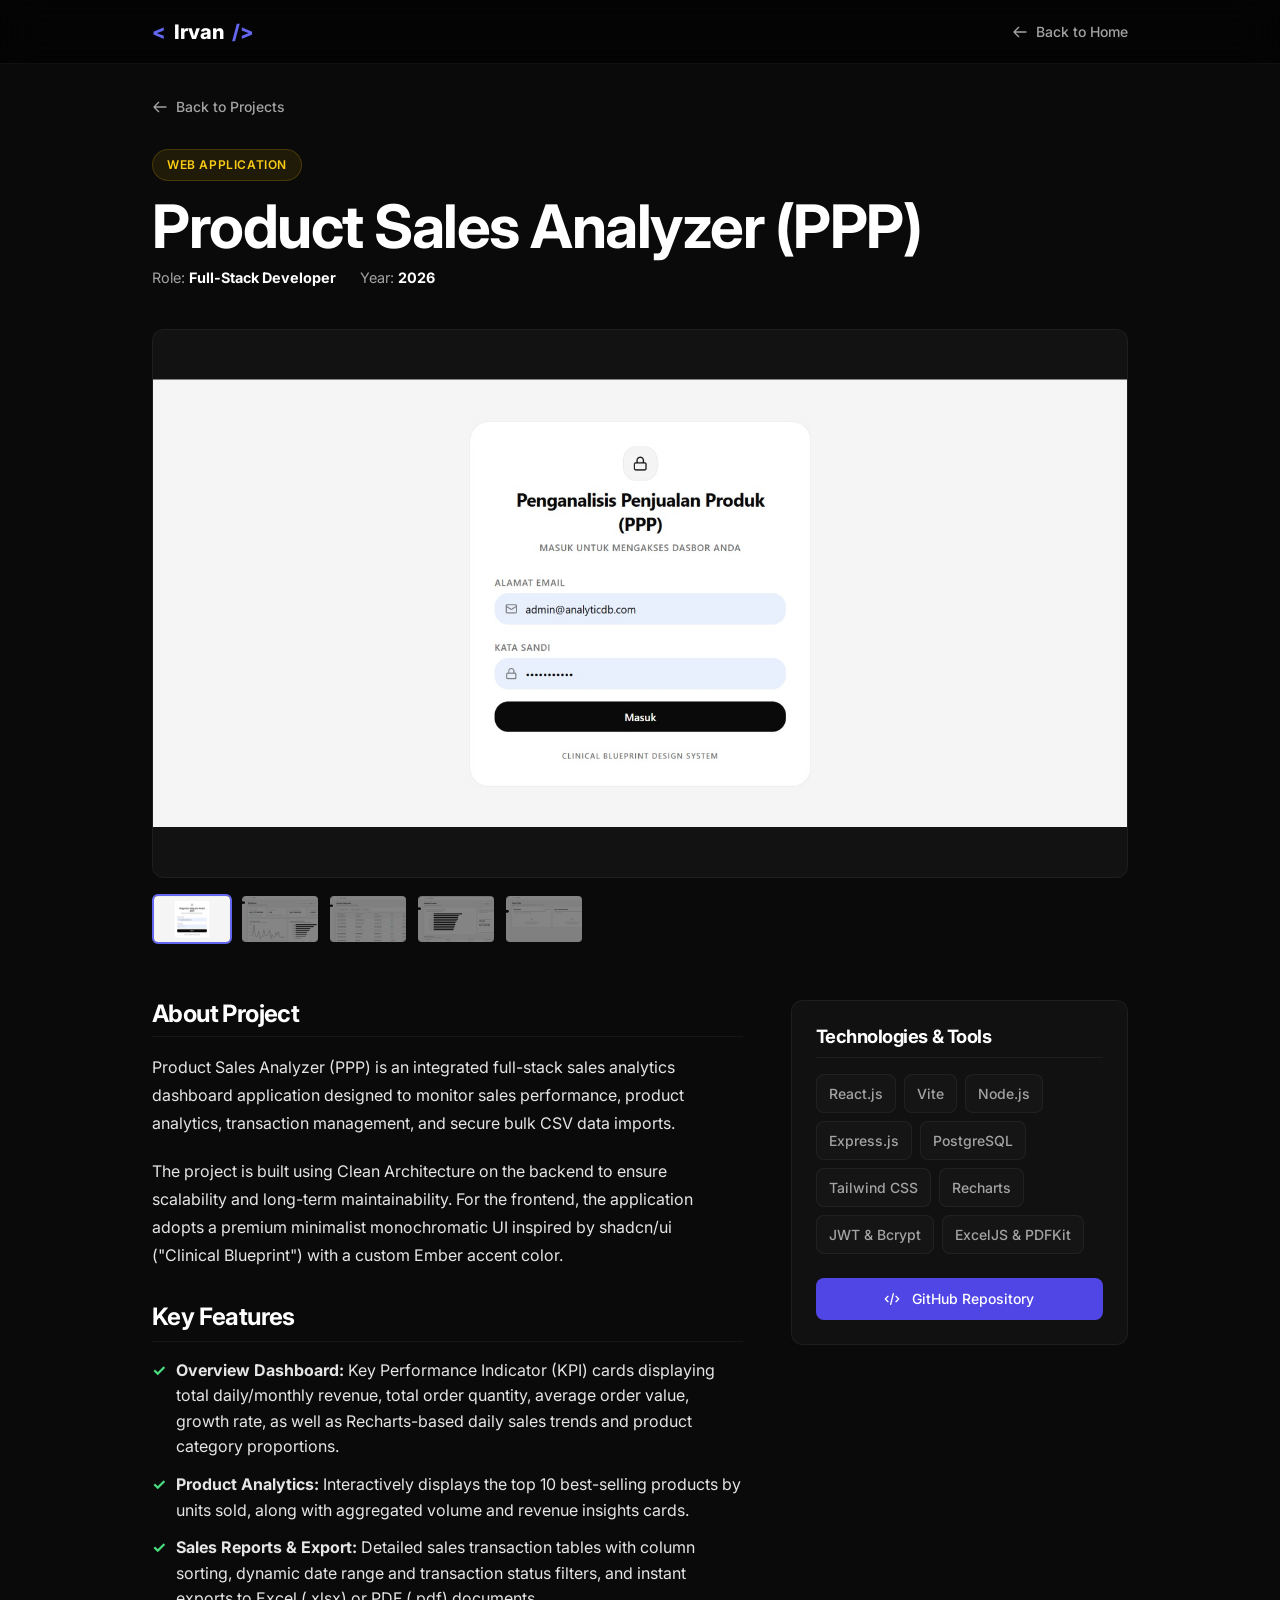
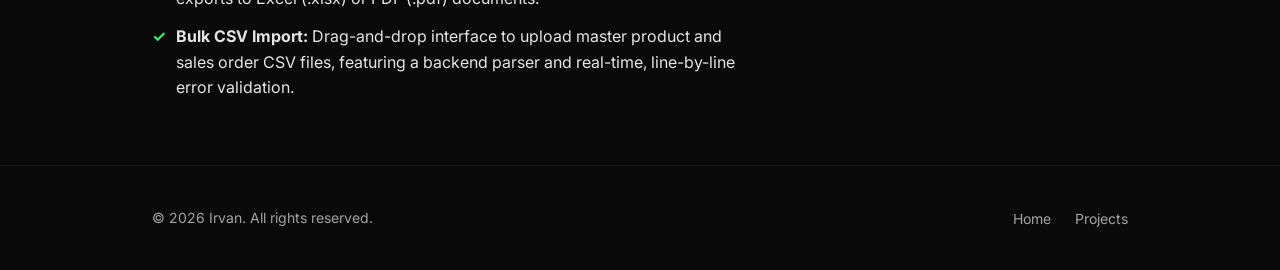
<file: project-analytic-db.html>
<!DOCTYPE html>
<html lang="en">

<head>
  <meta charset="UTF-8">
  <meta name="viewport" content="width=device-width, initial-scale=1.0">
  <meta name="description" content="Project details of Product Sales Analyzer (PPP) by Muhamad Irvan Alfiyansah.">
  <title>Product Sales Analyzer (PPP) | Irvan Portfolio</title>
  <link rel="stylesheet" href="style.css">
</head>

<body>

  <!-- Scroll Progress Indicator -->
  <div class="scroll-progress-container" aria-hidden="true">
    <div class="scroll-progress-bar" id="scroll-progress"></div>
  </div>

  <header>
    <nav class="nav-container">
      <a href="index.html#projects" class="logo" aria-label="Irvan Portfolio Home">
        <span>&lt;</span>Irvan<span>/&gt;</span>
      </a>
      <a href="index.html#projects" class="btn-back" style="margin-bottom: 0;">
        <svg viewBox="0 0 24 24" fill="none" stroke="currentColor" width="16" height="16" style="transform: rotate(180deg);">
          <path stroke-linecap="round" stroke-linejoin="round" stroke-width="2" d="M14 5l7 7m0 0l-7 7m7-7H3" />
        </svg>
        Back to Home
      </a>
    </nav>
  </header>

  <main class="container max-w-5xl detail-container">
    <a href="index.html#projects" class="btn-back">
      <svg viewBox="0 0 24 24" fill="none" stroke="currentColor" width="16" height="16" style="transform: rotate(180deg);">
        <path stroke-linecap="round" stroke-linejoin="round" stroke-width="2" d="M14 5l7 7m0 0l-7 7m7-7H3" />
      </svg>
      Back to Projects
    </a>

    <div class="project-detail-header">
      <span class="status-badge" style="background-color: rgba(234, 179, 8, 0.1); border-color: rgba(234, 179, 8, 0.2); color: #facc15;">
        Web Application
      </span>
      <h1 class="hero-title" style="margin-top: 0.75rem;">Product Sales Analyzer (PPP)</h1>
      <div class="project-detail-meta">
        <span>Role: <strong>Full-Stack Developer</strong></span>
        <span>Year: <strong>2026</strong></span>
      </div>
    </div>

    <!-- Interactive Image Gallery -->
    <div class="gallery-container">
      <div class="main-image-viewport" id="main-viewport">
        <img src="asset/Analisis1.jpeg" alt="Product Sales Analyzer (PPP) Overview Dashboard" class="active" id="main-img">
      </div>
      <div class="gallery-thumbnails" id="gallery-thumbs">
        <button class="thumb-btn active" data-src="asset/Analisis1.jpeg" aria-label="View Image 1">
          <img src="asset/Analisis1.jpeg" alt="Overview Dashboard">
        </button>
        <button class="thumb-btn" data-src="asset/Analisis2.jpeg" aria-label="View Image 2">
          <img src="asset/Analisis2.jpeg" alt="Analysis Analytics Charts">
        </button>
        <button class="thumb-btn" data-src="asset/Analisis3.jpeg" aria-label="View Image 3">
          <img src="asset/Analisis3.jpeg" alt="Sales Orders Management">
        </button>
        <button class="thumb-btn" data-src="asset/Analisis4.jpeg" aria-label="View Image 4">
          <img src="asset/Analisis4.jpeg" alt="Mass CSV Import Terminal">
        </button>
        <button class="thumb-btn" data-src="asset/Analisis5.jpeg" aria-label="View Image 5">
          <img src="asset/Analisis5.jpeg" alt="Product Performance Analytics">
        </button>
      </div>
    </div>

    <div class="project-detail-grid">
      <div class="detail-main-content">
        <h2 class="detail-section-title">About Project</h2>
        <p class="body-text">
          Product Sales Analyzer (PPP) is an integrated full-stack sales analytics dashboard application designed to monitor sales performance, product analytics, transaction management, and secure bulk CSV data imports.
        </p>
        <p class="body-text">
          The project is built using Clean Architecture on the backend to ensure scalability and long-term maintainability. For the frontend, the application adopts a premium minimalist monochromatic UI inspired by shadcn/ui ("Clinical Blueprint") with a custom Ember accent color.
        </p>

        <h3 class="detail-section-title" style="margin-top: 2rem;">Key Features</h3>
        <ul class="detail-features-list">
          <li>
            <strong>Overview Dashboard:</strong> Key Performance Indicator (KPI) cards displaying total daily/monthly revenue, total order quantity, average order value, growth rate, as well as Recharts-based daily sales trends and product category proportions.
          </li>
          <li>
            <strong>Product Analytics:</strong> Interactively displays the top 10 best-selling products by units sold, along with aggregated volume and revenue insights cards.
          </li>
          <li>
            <strong>Sales Reports & Export:</strong> Detailed sales transaction tables with column sorting, dynamic date range and transaction status filters, and instant exports to Excel (.xlsx) or PDF (.pdf) documents.
          </li>
          <li>
            <strong>Bulk CSV Import:</strong> Drag-and-drop interface to upload master product and sales order CSV files, featuring a backend parser and real-time, line-by-line error validation.
          </li>
        </ul>
      </div>

      <div class="sidebar-card">
        <div class="card spec-card">
          <h3 style="font-size: 1.15rem; margin-bottom: 1rem; border-bottom: 1px solid var(--border-subtle); padding-bottom: 0.5rem;">
            Technologies & Tools
          </h3>
          <div class="skill-list" style="margin-bottom: 1.5rem;">
            <span class="skill-tag">React.js</span>
            <span class="skill-tag">Vite</span>
            <span class="skill-tag">Node.js</span>
            <span class="skill-tag">Express.js</span>
            <span class="skill-tag">PostgreSQL</span>
            <span class="skill-tag">Tailwind CSS</span>
            <span class="skill-tag">Recharts</span>
            <span class="skill-tag">JWT & Bcrypt</span>
            <span class="skill-tag">ExcelJS & PDFKit</span>
          </div>

          <div style="display: flex; flex-direction: column; gap: 0.75rem;">
            <a href="https://github.com/irvansalfiansyah/Penganalisis-Penjualan-Produk-PPP-" target="_blank" rel="noopener noreferrer" class="btn btn-primary" style="width: 100%; border-radius: 8px; padding: 0.6rem 1rem;">
              <svg viewBox="0 0 24 24" fill="none" stroke="currentColor" width="16" height="16">
                <path stroke-linecap="round" stroke-linejoin="round" stroke-width="2" d="M10 20l4-16m4 4l4 4-4 4M6 16l-4-4 4-4" />
              </svg>
              GitHub Repository
            </a>
          </div>
        </div>
      </div>
    </div>
  </main>

  <footer>
    <div class="footer-container">
      <div class="footer-text">&copy; 2026 Irvan. All rights reserved.</div>
      <ul class="footer-links">
        <li><a href="index.html#hero">Home</a></li>
        <li><a href="index.html#projects">Projects</a></li>
      </ul>
    </div>
  </footer>

  <script>
    document.addEventListener('DOMContentLoaded', () => {
      /* --- Gallery Interactivity --- */
      const mainImg = document.getElementById('main-img');
      const thumbButtons = document.querySelectorAll('.thumb-btn');

      thumbButtons.forEach(btn => {
        btn.addEventListener('click', () => {
          // Remove active class from all buttons and set on clicked
          thumbButtons.forEach(b => b.classList.remove('active'));
          btn.classList.add('active');

          // Change main image with smooth transition
          const src = btn.getAttribute('data-src');
          mainImg.style.opacity = '0';
          setTimeout(() => {
            mainImg.setAttribute('src', src);
            mainImg.style.opacity = '1';
          }, 200);
        });
      });

      /* --- Scroll Progress Bar --- */
      const scrollProgress = document.getElementById('scroll-progress');
      const updateScrollProgress = () => {
        const winScroll = document.body.scrollTop || document.documentElement.scrollTop;
        const height = document.documentElement.scrollHeight - document.documentElement.clientHeight;
        const scrolled = height > 0 ? (winScroll / height) * 100 : 0;
        scrollProgress.style.width = `${scrolled}%`;
      };
      window.addEventListener('scroll', updateScrollProgress);
      updateScrollProgress();
    });
  </script>

</body>

</html>
</file>
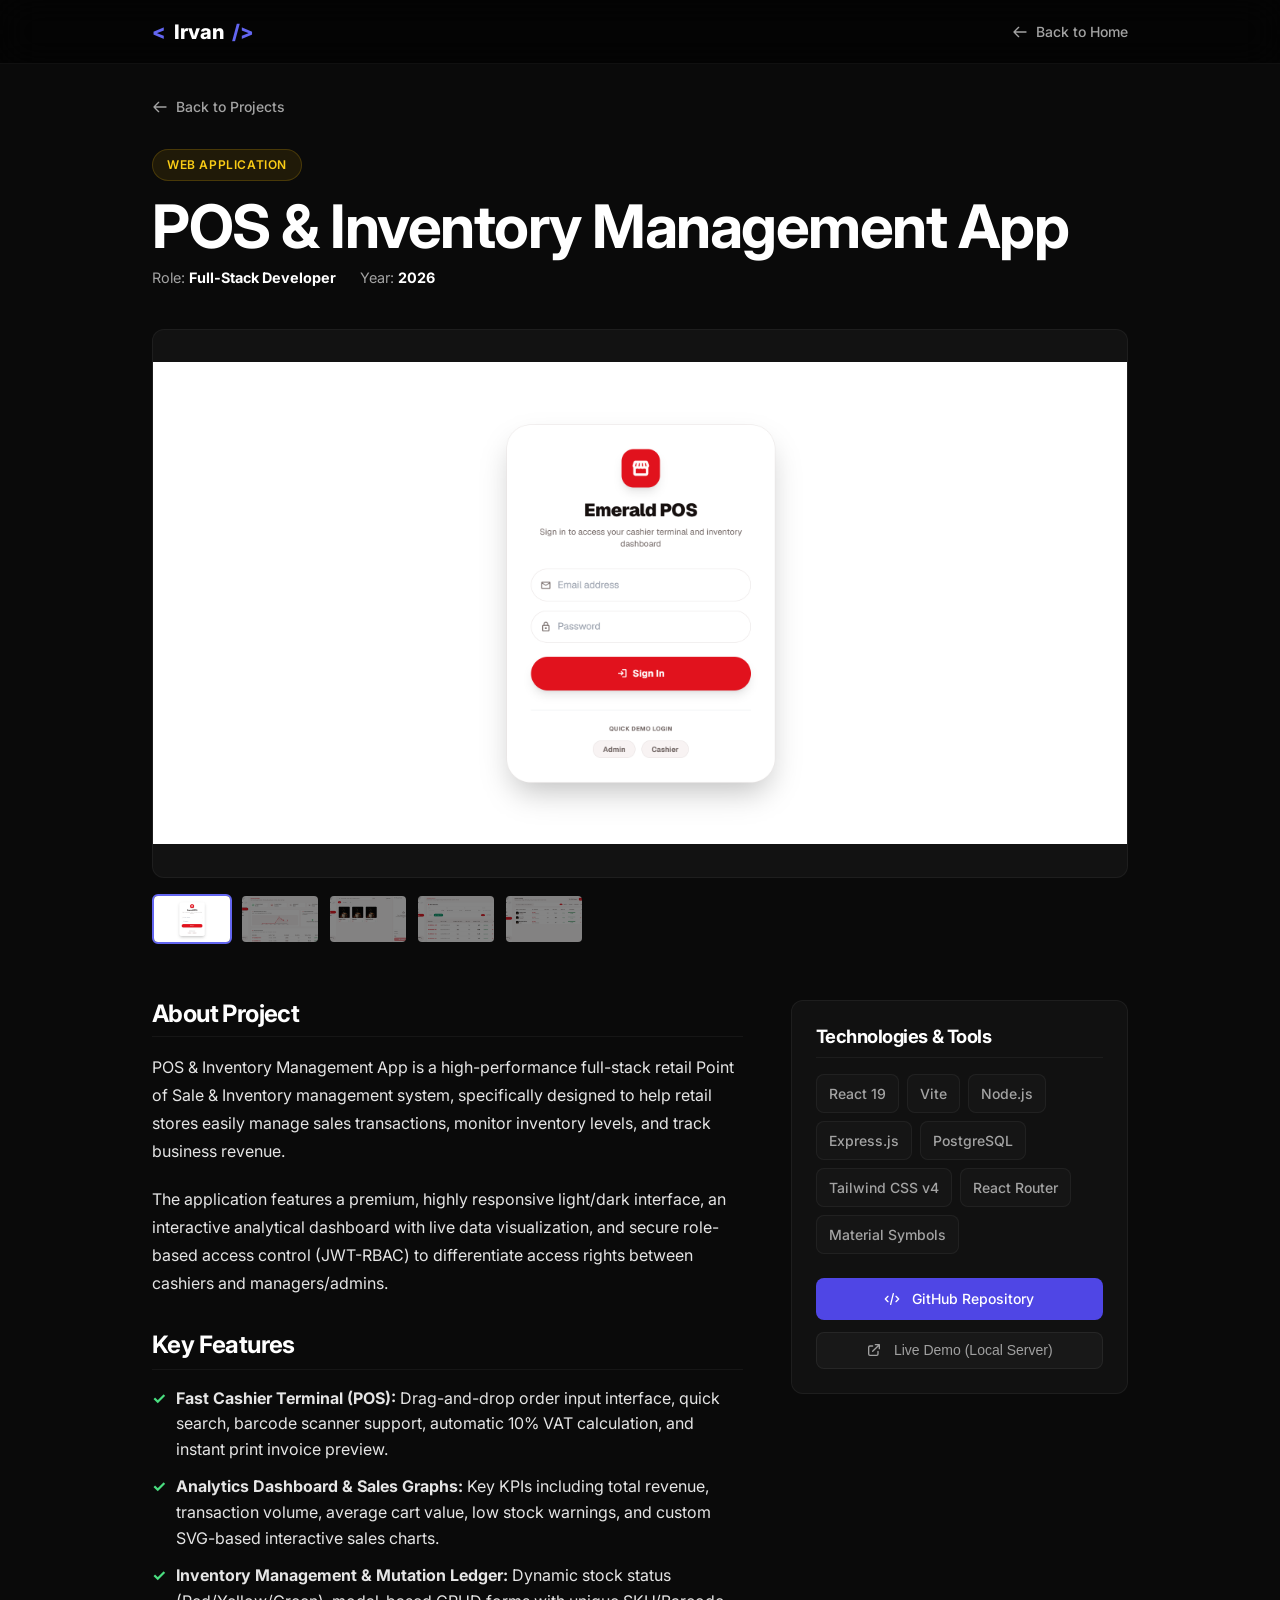
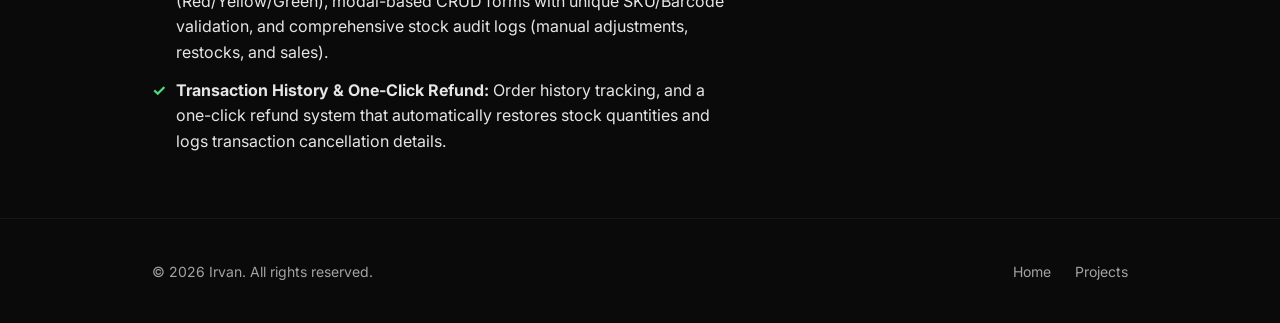
<file: project-emerald-pos.html>
<!DOCTYPE html>
<html lang="en">

<head>
  <meta charset="UTF-8">
  <meta name="viewport" content="width=device-width, initial-scale=1.0">
  <meta name="description"
    content="Project details of POS & Inventory Management App - Full Stack RetailOS by Muhamad Irvan Alfiyansah.">
  <title>POS & Inventory Management App | Irvan Portfolio</title>
  <link rel="stylesheet" href="style.css">
</head>

<body>

  <!-- Scroll Progress Indicator -->
  <div class="scroll-progress-container" aria-hidden="true">
    <div class="scroll-progress-bar" id="scroll-progress"></div>
  </div>

  <header>
    <nav class="nav-container">
      <a href="index.html#projects" class="logo" aria-label="Irvan Portfolio Home">
        <span>&lt;</span>Irvan<span>/&gt;</span>
      </a>
      <a href="index.html#projects" class="btn-back" style="margin-bottom: 0;">
        <svg viewBox="0 0 24 24" fill="none" stroke="currentColor" width="16" height="16"
          style="transform: rotate(180deg);">
          <path stroke-linecap="round" stroke-linejoin="round" stroke-width="2" d="M14 5l7 7m0 0l-7 7m7-7H3" />
        </svg>
        Back to Home
      </a>
    </nav>
  </header>

  <main class="container max-w-5xl detail-container">
    <a href="index.html#projects" class="btn-back">
      <svg viewBox="0 0 24 24" fill="none" stroke="currentColor" width="16" height="16"
        style="transform: rotate(180deg);">
        <path stroke-linecap="round" stroke-linejoin="round" stroke-width="2" d="M14 5l7 7m0 0l-7 7m7-7H3" />
      </svg>
      Back to Projects
    </a>

    <div class="project-detail-header">
      <span class="status-badge"
        style="background-color: rgba(234, 179, 8, 0.1); border-color: rgba(234, 179, 8, 0.2); color: #facc15;">
        Web Application
      </span>
      <h1 class="hero-title" style="margin-top: 0.75rem;">POS & Inventory Management App</h1>
      <div class="project-detail-meta">
        <span>Role: <strong>Full-Stack Developer</strong></span>
        <span>Year: <strong>2026</strong></span>
      </div>
    </div>

    <!-- Interactive Image Gallery -->
    <div class="gallery-container">
      <div class="main-image-viewport" id="main-viewport">
        <img src="asset/POS0.png" alt="POS & Inventory Management App Dashboard Overview" class="active" id="main-img">
      </div>
      <div class="gallery-thumbnails" id="gallery-thumbs">
        <button class="thumb-btn active" data-src="asset/POS0.png" aria-label="View Image 1">
          <img src="asset/POS0.png" alt="Dashboard Overview">
        </button>
        <button class="thumb-btn" data-src="asset/POS1.png" aria-label="View Image 2">
          <img src="asset/POS1.png" alt="Cashier Terminal Checkout">
        </button>
        <button class="thumb-btn" data-src="asset/POS2.png" aria-label="View Image 3">
          <img src="asset/POS2.png" alt="Inventory Control Catalog">
        </button>
        <button class="thumb-btn" data-src="asset/POS3.png" aria-label="View Image 4">
          <img src="asset/POS3.png" alt="Transactions Ledger & Refunds">
        </button>
        <button class="thumb-btn" data-src="asset/POS4.png" aria-label="View Image 5">
          <img src="asset/POS4.png" alt="Analytics SVG Sales Graph">
        </button>
      </div>
    </div>

    <div class="project-detail-grid">
      <div class="detail-main-content">
        <h2 class="detail-section-title">About Project</h2>
        <p class="body-text">
          POS & Inventory Management App is a high-performance full-stack retail Point of Sale & Inventory management
          system, specifically designed to help retail stores easily manage sales transactions, monitor inventory
          levels, and track business revenue.
        </p>
        <p class="body-text">
          The application features a premium, highly responsive light/dark interface, an interactive analytical
          dashboard with live data visualization, and secure role-based access control (JWT-RBAC) to differentiate
          access rights between cashiers and managers/admins.
        </p>

        <h3 class="detail-section-title" style="margin-top: 2rem;">Key Features</h3>
        <ul class="detail-features-list">
          <li>
            <strong>Fast Cashier Terminal (POS):</strong> Drag-and-drop order input interface, quick search, barcode
            scanner support, automatic 10% VAT calculation, and instant print invoice preview.
          </li>
          <li>
            <strong>Analytics Dashboard & Sales Graphs:</strong> Key KPIs including total revenue, transaction volume,
            average cart value, low stock warnings, and custom SVG-based interactive sales charts.
          </li>
          <li>
            <strong>Inventory Management & Mutation Ledger:</strong> Dynamic stock status (Red/Yellow/Green),
            modal-based CRUD forms with unique SKU/Barcode validation, and comprehensive stock audit logs (manual
            adjustments, restocks, and sales).
          </li>
          <li>
            <strong>Transaction History & One-Click Refund:</strong> Order history tracking, and a one-click refund
            system that automatically restores stock quantities and logs transaction cancellation details.
          </li>
        </ul>
      </div>

      <div class="sidebar-card">
        <div class="card spec-card">
          <h3
            style="font-size: 1.15rem; margin-bottom: 1rem; border-bottom: 1px solid var(--border-subtle); padding-bottom: 0.5rem;">
            Technologies & Tools
          </h3>
          <div class="skill-list" style="margin-bottom: 1.5rem;">
            <span class="skill-tag">React 19</span>
            <span class="skill-tag">Vite</span>
            <span class="skill-tag">Node.js</span>
            <span class="skill-tag">Express.js</span>
            <span class="skill-tag">PostgreSQL</span>
            <span class="skill-tag">Tailwind CSS v4</span>
            <span class="skill-tag">React Router</span>
            <span class="skill-tag">Material Symbols</span>
          </div>

          <div style="display: flex; flex-direction: column; gap: 0.75rem;">
            <a href="https://github.com/irvansalfiansyah/App-web-POS-Management" target="_blank"
              rel="noopener noreferrer" class="btn btn-primary"
              style="width: 100%; border-radius: 8px; padding: 0.6rem 1rem;">
              <svg viewBox="0 0 24 24" fill="none" stroke="currentColor" width="16" height="16">
                <path stroke-linecap="round" stroke-linejoin="round" stroke-width="2"
                  d="M10 20l4-16m4 4l4 4-4 4M6 16l-4-4 4-4" />
              </svg>
              GitHub Repository
            </a>
            <!-- Disabled/Placeholder Live Demo for Local Projects -->
            <button class="btn btn-secondary"
              style="width: 100%; border-radius: 8px; padding: 0.6rem 1rem; cursor: not-allowed; opacity: 0.6;"
              disabled>
              <svg viewBox="0 0 24 24" fill="none" stroke="currentColor" width="16" height="16">
                <path stroke-linecap="round" stroke-linejoin="round" stroke-width="2"
                  d="M10 6H6a2 2 0 00-2 2v10a2 2 0 002 2h10a2 2 0 002-2v-4M14 4h6m0 0v6m0-6L10 14" />
              </svg>
              Live Demo (Local Server)
            </button>
          </div>
        </div>
      </div>
    </div>
  </main>

  <footer>
    <div class="footer-container">
      <div class="footer-text">&copy; 2026 Irvan. All rights reserved.</div>
      <ul class="footer-links">
        <li><a href="index.html#hero">Home</a></li>
        <li><a href="index.html#projects">Projects</a></li>
      </ul>
    </div>
  </footer>

  <script>
    document.addEventListener('DOMContentLoaded', () => {
      /* --- Gallery Interactivity --- */
      const mainImg = document.getElementById('main-img');
      const thumbButtons = document.querySelectorAll('.thumb-btn');

      thumbButtons.forEach(btn => {
        btn.addEventListener('click', () => {
          // Remove active class from all buttons and set on clicked
          thumbButtons.forEach(b => b.classList.remove('active'));
          btn.classList.add('active');

          // Change main image with smooth transition
          const src = btn.getAttribute('data-src');
          mainImg.style.opacity = '0';
          setTimeout(() => {
            mainImg.setAttribute('src', src);
            mainImg.style.opacity = '1';
          }, 200);
        });
      });

      /* --- Scroll Progress Bar --- */
      const scrollProgress = document.getElementById('scroll-progress');
      const updateScrollProgress = () => {
        const winScroll = document.body.scrollTop || document.documentElement.scrollTop;
        const height = document.documentElement.scrollHeight - document.documentElement.clientHeight;
        const scrolled = height > 0 ? (winScroll / height) * 100 : 0;
        scrollProgress.style.width = `${scrolled}%`;
      };
      window.addEventListener('scroll', updateScrollProgress);
      updateScrollProgress();
    });
  </script>

</body>

</html>
</file>
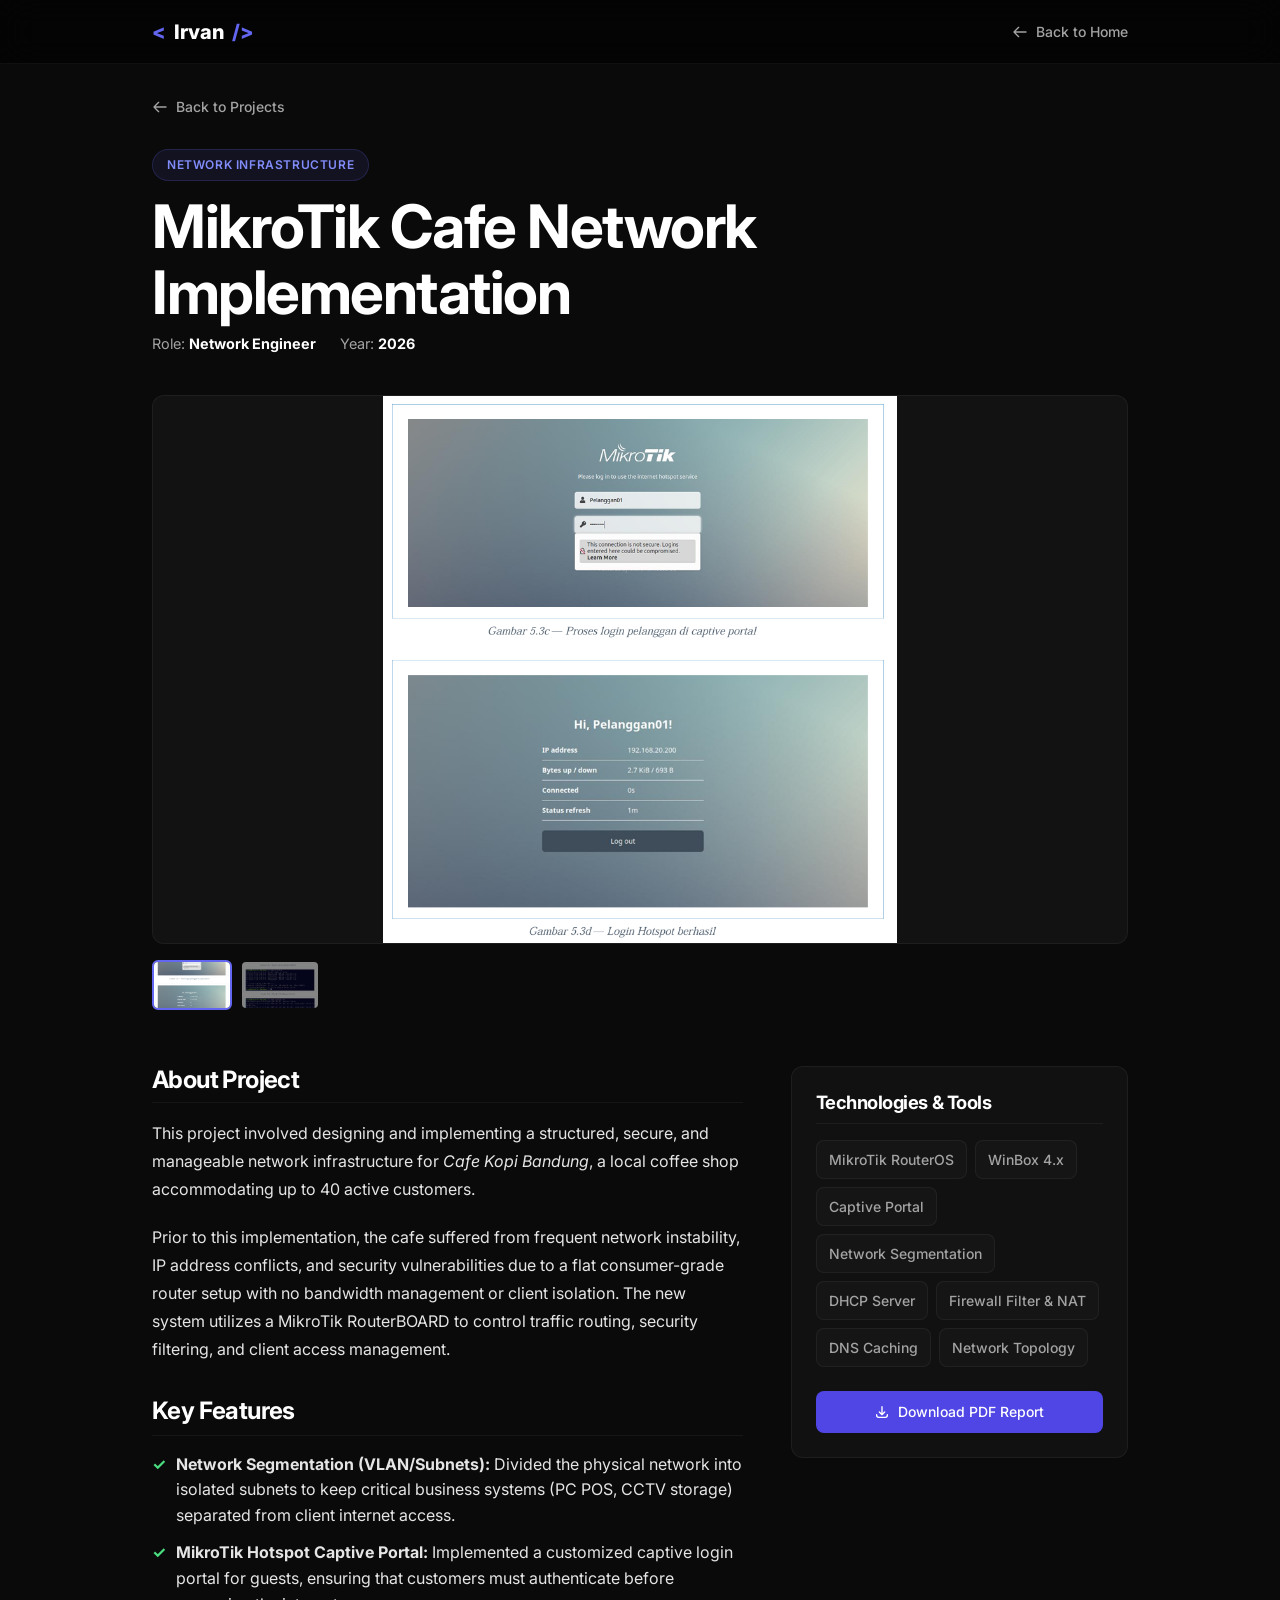
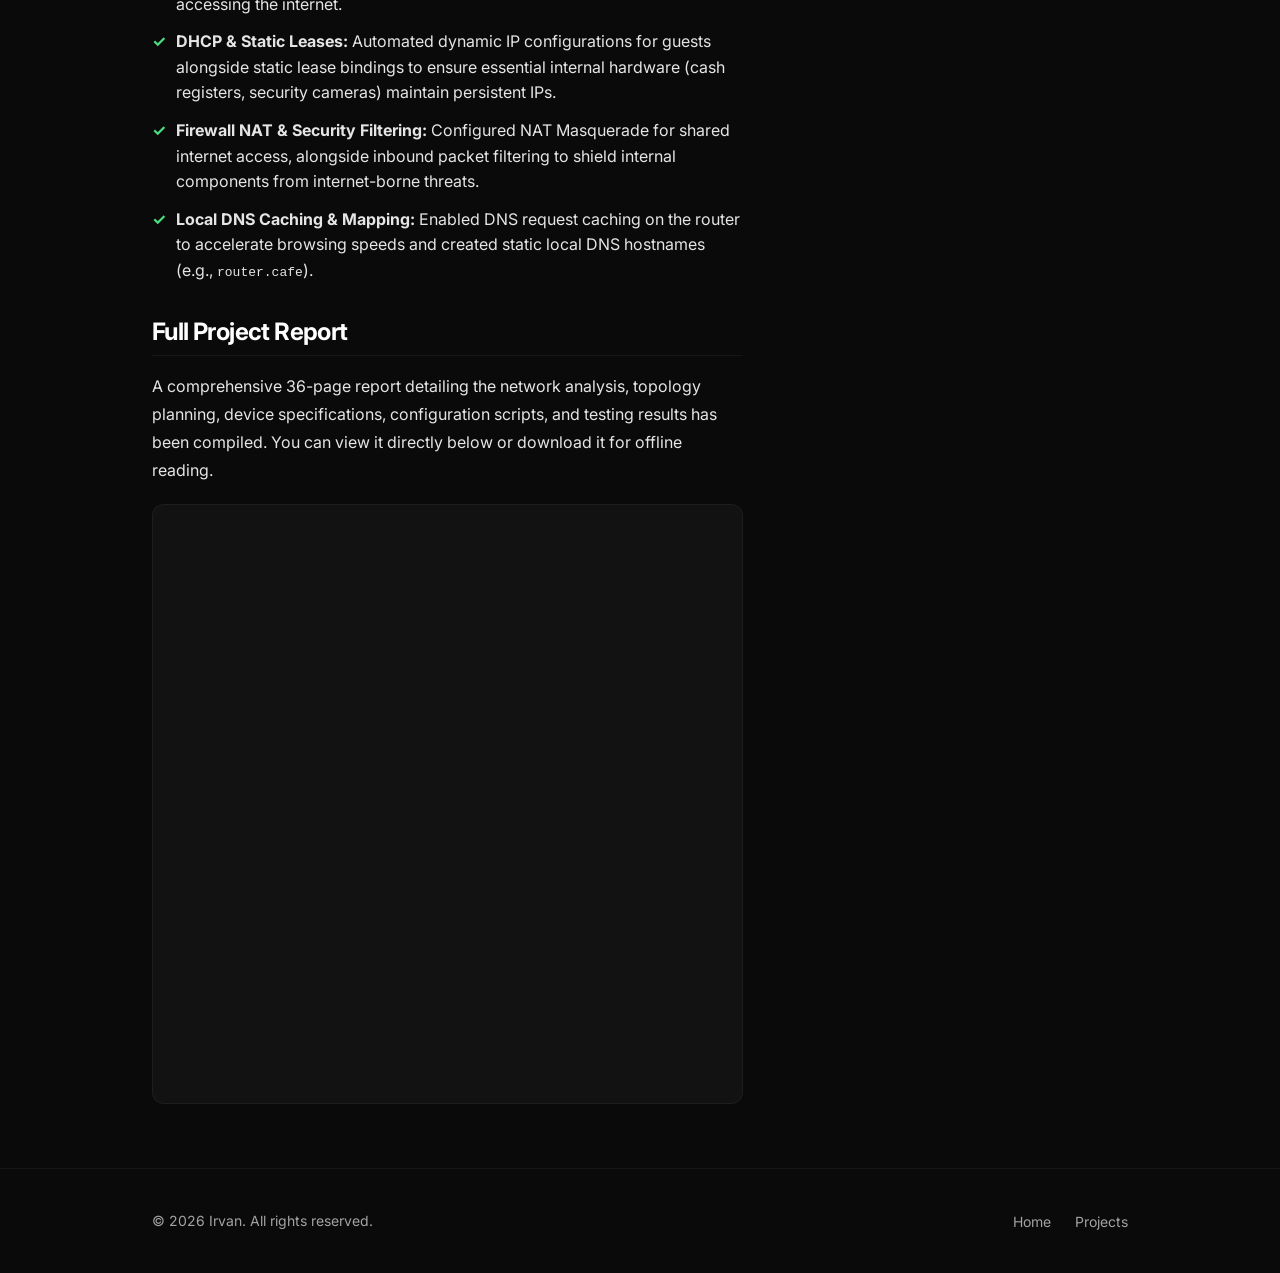
<file: project-mikrotik-network.html>
<!DOCTYPE html>
<html lang="en">

<head>
  <meta charset="UTF-8">
  <meta name="viewport" content="width=device-width, initial-scale=1.0">
  <meta name="description" content="Project details of Cafe-Scale Network Implementation using MikroTik RouterOS by Muhamad Irvan Alfiyansah.">
  <title>MikroTik Cafe Network Implementation | Irvan Portfolio</title>
  <link rel="stylesheet" href="style.css">
</head>

<body>

  <!-- Scroll Progress Indicator -->
  <div class="scroll-progress-container" aria-hidden="true">
    <div class="scroll-progress-bar" id="scroll-progress"></div>
  </div>

  <header>
    <nav class="nav-container">
      <a href="index.html#projects" class="logo" aria-label="Irvan Portfolio Home">
        <span>&lt;</span>Irvan<span>/&gt;</span>
      </a>
      <a href="index.html#projects" class="btn-back" style="margin-bottom: 0;">
        <svg viewBox="0 0 24 24" fill="none" stroke="currentColor" width="16" height="16" style="transform: rotate(180deg);">
          <path stroke-linecap="round" stroke-linejoin="round" stroke-width="2" d="M14 5l7 7m0 0l-7 7m7-7H3" />
        </svg>
        Back to Home
      </a>
    </nav>
  </header>

  <main class="container max-w-5xl detail-container">
    <a href="index.html#projects" class="btn-back">
      <svg viewBox="0 0 24 24" fill="none" stroke="currentColor" width="16" height="16" style="transform: rotate(180deg);">
        <path stroke-linecap="round" stroke-linejoin="round" stroke-width="2" d="M14 5l7 7m0 0l-7 7m7-7H3" />
      </svg>
      Back to Projects
    </a>

    <div class="project-detail-header">
      <span class="status-badge" style="background-color: rgba(99, 102, 241, 0.1); border-color: rgba(99, 102, 241, 0.2); color: #818cf8;">
        Network Infrastructure
      </span>
      <h1 class="hero-title" style="margin-top: 0.75rem;">MikroTik Cafe Network Implementation</h1>
      <div class="project-detail-meta">
        <span>Role: <strong>Network Engineer</strong></span>
        <span>Year: <strong>2026</strong></span>
      </div>
    </div>

    <!-- Interactive Image Gallery -->
    <div class="gallery-container">
      <div class="main-image-viewport" id="main-viewport">
        <img src="asset/jaringan1.png" alt="Cafe Network Topology Diagram" class="active" id="main-img">
      </div>
      <div class="gallery-thumbnails" id="gallery-thumbs">
        <button class="thumb-btn active" data-src="asset/jaringan1.png" aria-label="View Image 1">
          <img src="asset/jaringan1.png" alt="Network Topology">
        </button>
        <button class="thumb-btn" data-src="asset/jaringan2.png" aria-label="View Image 2">
          <img src="asset/jaringan2.png" alt="WinBox Router Configuration interface">
        </button>
      </div>
    </div>

    <div class="project-detail-grid">
      <div class="detail-main-content">
        <h2 class="detail-section-title">About Project</h2>
        <p class="body-text">
          This project involved designing and implementing a structured, secure, and manageable network infrastructure for <em>Cafe Kopi Bandung</em>, a local coffee shop accommodating up to 40 active customers.
        </p>
        <p class="body-text">
          Prior to this implementation, the cafe suffered from frequent network instability, IP address conflicts, and security vulnerabilities due to a flat consumer-grade router setup with no bandwidth management or client isolation. The new system utilizes a MikroTik RouterBOARD to control traffic routing, security filtering, and client access management.
        </p>

        <h3 class="detail-section-title" style="margin-top: 2rem;">Key Features</h3>
        <ul class="detail-features-list">
          <li>
            <strong>Network Segmentation (VLAN/Subnets):</strong> Divided the physical network into isolated subnets to keep critical business systems (PC POS, CCTV storage) separated from client internet access.
          </li>
          <li>
            <strong>MikroTik Hotspot Captive Portal:</strong> Implemented a customized captive login portal for guests, ensuring that customers must authenticate before accessing the internet.
          </li>
          <li>
            <strong>DHCP & Static Leases:</strong> Automated dynamic IP configurations for guests alongside static lease bindings to ensure essential internal hardware (cash registers, security cameras) maintain persistent IPs.
          </li>
          <li>
            <strong>Firewall NAT & Security Filtering:</strong> Configured NAT Masquerade for shared internet access, alongside inbound packet filtering to shield internal components from internet-borne threats.
          </li>
          <li>
            <strong>Local DNS Caching & Mapping:</strong> Enabled DNS request caching on the router to accelerate browsing speeds and created static local DNS hostnames (e.g., <code>router.cafe</code>).
          </li>
        </ul>

        <h3 class="detail-section-title" style="margin-top: 2rem;">Full Project Report</h3>
        <p class="body-text">
          A comprehensive 36-page report detailing the network analysis, topology planning, device specifications, configuration scripts, and testing results has been compiled. You can view it directly below or download it for offline reading.
        </p>
        <div style="width: 100%; height: 600px; border-radius: 12px; overflow: hidden; border: 1px solid var(--border-subtle); margin-top: 1rem; background-color: #121212;">
          <iframe src="asset/Laporan_Implementasi_Mikrotik.pdf" width="100%" height="100%" style="border: none;">
            This browser does not support inline PDFs. Please download the PDF to view it: <a href="asset/Laporan_Implementasi_Mikrotik.pdf" style="color: var(--accent-primary);">Download PDF Report</a>.
          </iframe>
        </div>
      </div>

      <div class="sidebar-card">
        <div class="card spec-card">
          <h3 style="font-size: 1.15rem; margin-bottom: 1rem; border-bottom: 1px solid var(--border-subtle); padding-bottom: 0.5rem;">
            Technologies & Tools
          </h3>
          <div class="skill-list" style="margin-bottom: 1.5rem;">
            <span class="skill-tag">MikroTik RouterOS</span>
            <span class="skill-tag">WinBox 4.x</span>
            <span class="skill-tag">Captive Portal</span>
            <span class="skill-tag">Network Segmentation</span>
            <span class="skill-tag">DHCP Server</span>
            <span class="skill-tag">Firewall Filter & NAT</span>
            <span class="skill-tag">DNS Caching</span>
            <span class="skill-tag">Network Topology</span>
          </div>

          <div style="display: flex; flex-direction: column; gap: 0.75rem;">
            <a href="asset/Laporan_Implementasi_Mikrotik.pdf" download class="btn btn-primary" style="width: 100%; border-radius: 8px; padding: 0.6rem 1rem; display: inline-flex; align-items: center; justify-content: center; gap: 0.5rem;">
              <svg viewBox="0 0 24 24" fill="none" stroke="currentColor" width="16" height="16">
                <path stroke-linecap="round" stroke-linejoin="round" stroke-width="2" d="M4 16v1a3 3 0 003 3h10a3 3 0 003-3v-1m-4-4l-4 4m0 0l-4-4m4 4V4" />
              </svg>
              Download PDF Report
            </a>
          </div>
        </div>
      </div>
    </div>
  </main>

  <footer>
    <div class="footer-container">
      <div class="footer-text">&copy; 2026 Irvan. All rights reserved.</div>
      <ul class="footer-links">
        <li><a href="index.html#hero">Home</a></li>
        <li><a href="index.html#projects">Projects</a></li>
      </ul>
    </div>
  </footer>

  <script>
    document.addEventListener('DOMContentLoaded', () => {
      /* --- Gallery Interactivity --- */
      const mainImg = document.getElementById('main-img');
      const thumbButtons = document.querySelectorAll('.thumb-btn');

      thumbButtons.forEach(btn => {
        btn.addEventListener('click', () => {
          // Remove active class from all buttons and set on clicked
          thumbButtons.forEach(b => b.classList.remove('active'));
          btn.classList.add('active');

          // Change main image with smooth transition
          const src = btn.getAttribute('data-src');
          mainImg.style.opacity = '0';
          setTimeout(() => {
            mainImg.setAttribute('src', src);
            mainImg.style.opacity = '1';
          }, 200);
        });
      });

      /* --- Scroll Progress Bar --- */
      const scrollProgress = document.getElementById('scroll-progress');
      const updateScrollProgress = () => {
        const winScroll = document.body.scrollTop || document.documentElement.scrollTop;
        const height = document.documentElement.scrollHeight - document.documentElement.clientHeight;
        const scrolled = height > 0 ? (winScroll / height) * 100 : 0;
        scrollProgress.style.width = `${scrolled}%`;
      };
      window.addEventListener('scroll', updateScrollProgress);
      updateScrollProgress();
    });
  </script>

</body>

</html>
</file>
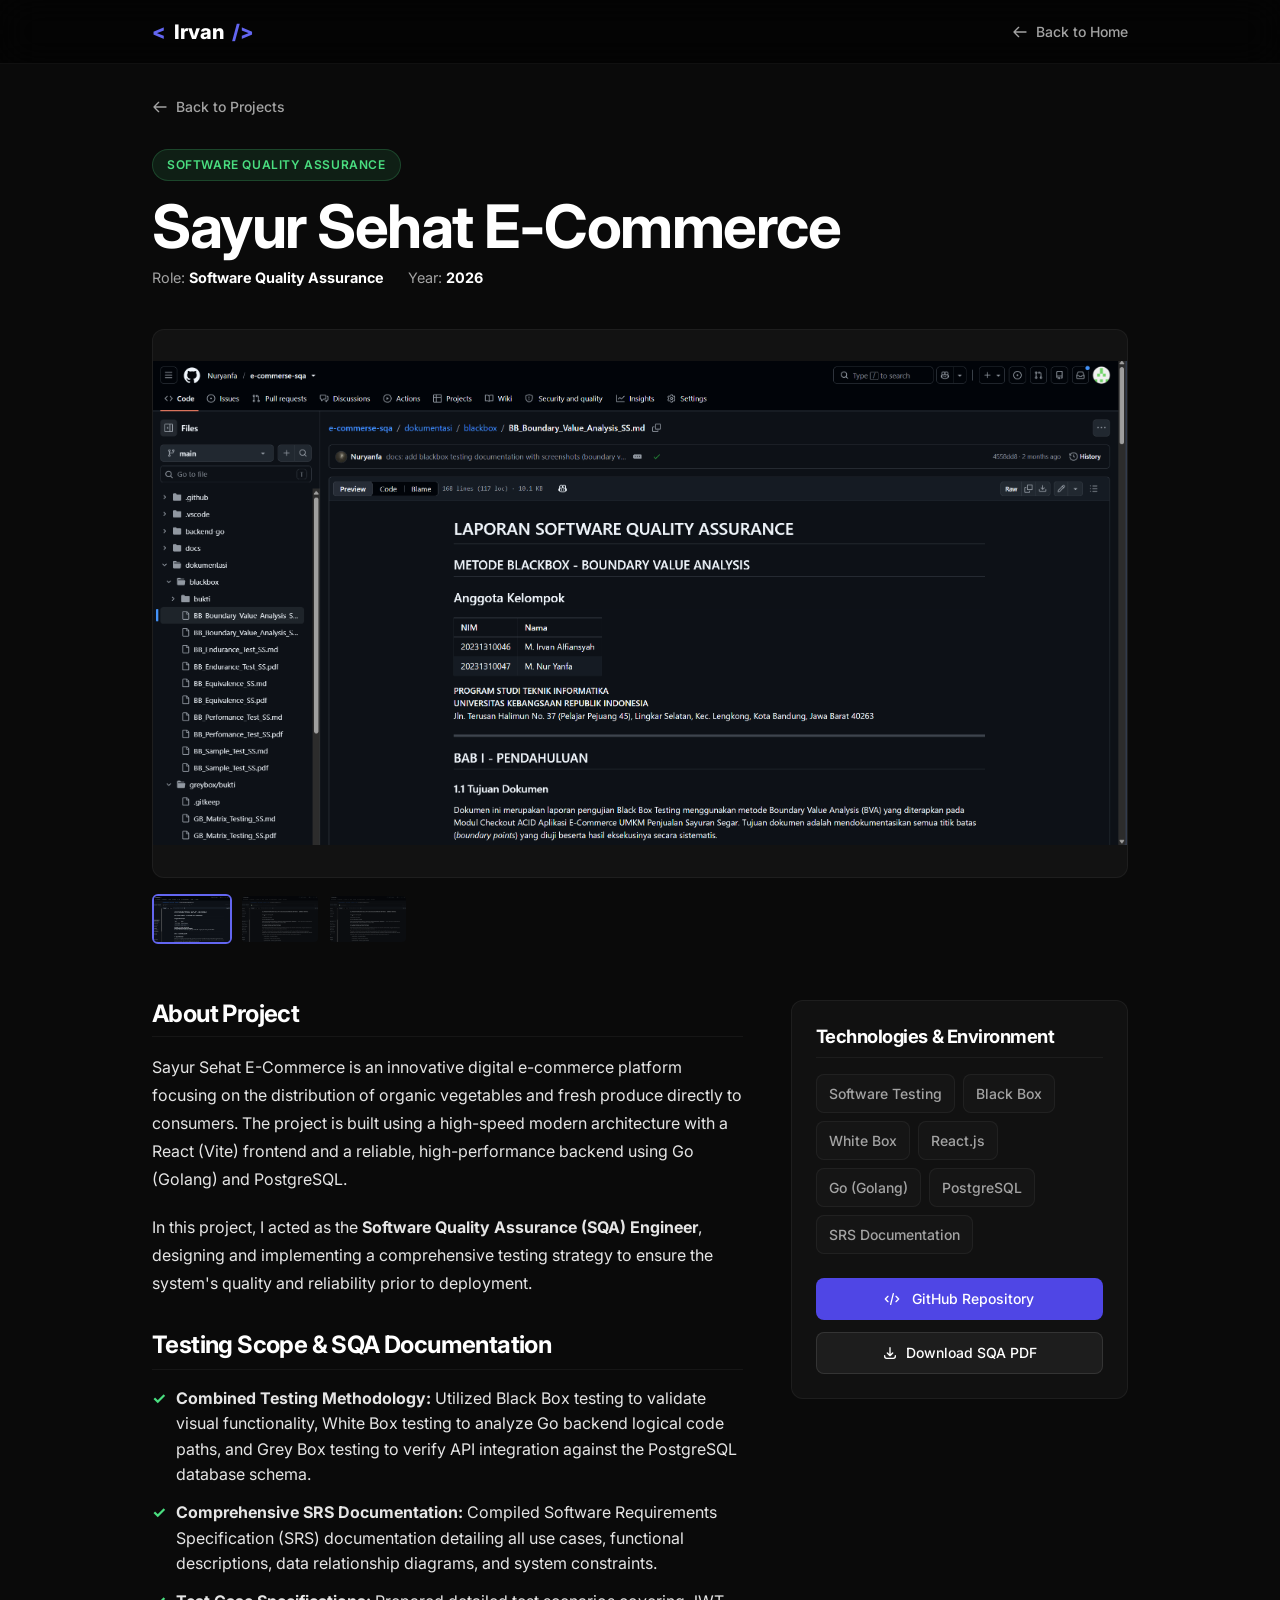
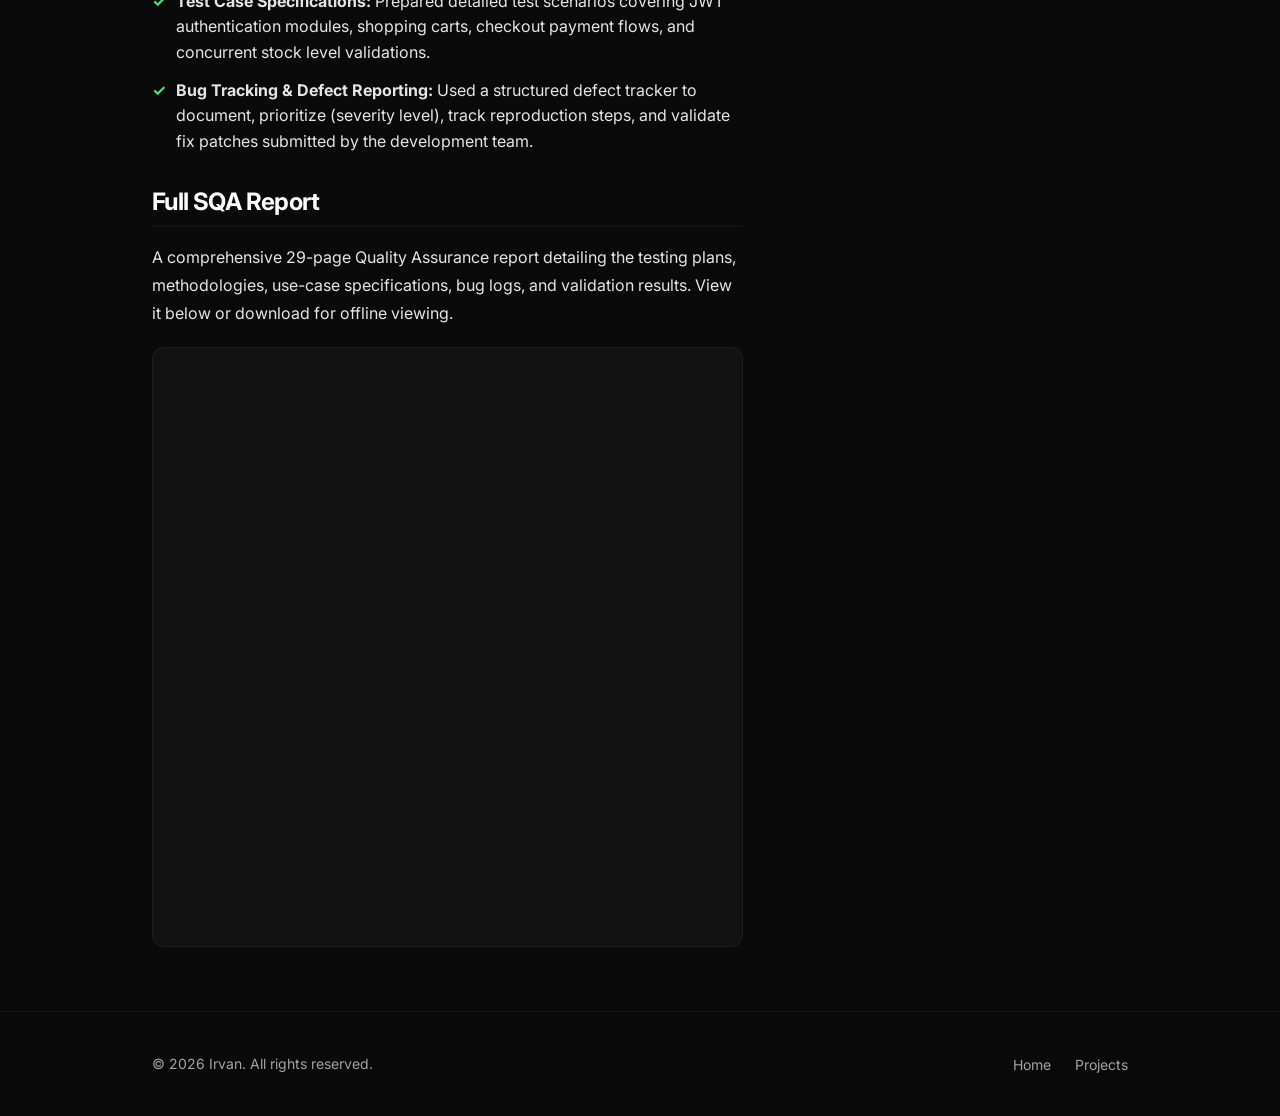
<file: project-sayur-sehat.html>
<!DOCTYPE html>
<html lang="en">

<head>
  <meta charset="UTF-8">
  <meta name="viewport" content="width=device-width, initial-scale=1.0">
  <meta name="description" content="Project details of Sayur Sehat E-Commerce by Muhamad Irvan Alfiyansah.">
  <title>Sayur Sehat E-Commerce | Irvan Portfolio</title>
  <link rel="stylesheet" href="style.css">
</head>

<body>

  <!-- Scroll Progress Indicator -->
  <div class="scroll-progress-container" aria-hidden="true">
    <div class="scroll-progress-bar" id="scroll-progress"></div>
  </div>

  <header>
    <nav class="nav-container">
      <a href="index.html#projects" class="logo" aria-label="Irvan Portfolio Home">
        <span>&lt;</span>Irvan<span>/&gt;</span>
      </a>
      <a href="index.html#projects" class="btn-back" style="margin-bottom: 0;">
        <svg viewBox="0 0 24 24" fill="none" stroke="currentColor" width="16" height="16" style="transform: rotate(180deg);">
          <path stroke-linecap="round" stroke-linejoin="round" stroke-width="2" d="M14 5l7 7m0 0l-7 7m7-7H3" />
        </svg>
        Back to Home
      </a>
    </nav>
  </header>

  <main class="container max-w-5xl detail-container">
    <a href="index.html#projects" class="btn-back">
      <svg viewBox="0 0 24 24" fill="none" stroke="currentColor" width="16" height="16" style="transform: rotate(180deg);">
        <path stroke-linecap="round" stroke-linejoin="round" stroke-width="2" d="M14 5l7 7m0 0l-7 7m7-7H3" />
      </svg>
      Back to Projects
    </a>

    <div class="project-detail-header">
      <span class="status-badge" style="background-color: rgba(74, 222, 128, 0.1); border-color: rgba(74, 222, 128, 0.2); color: #4ade80;">
        Software Quality Assurance
      </span>
      <h1 class="hero-title" style="margin-top: 0.75rem;">Sayur Sehat E-Commerce</h1>
      <div class="project-detail-meta">
        <span>Role: <strong>Software Quality Assurance</strong></span>
        <span>Year: <strong>2026</strong></span>
      </div>
    </div>

    <!-- Interactive Image Gallery -->
    <div class="gallery-container">
      <div class="main-image-viewport" id="main-viewport">
        <img src="asset/SQA1.png" alt="Sayur Sehat E-Commerce Dashboard Preview" class="active" id="main-img">
      </div>
      <div class="gallery-thumbnails" id="gallery-thumbs">
        <button class="thumb-btn active" data-src="asset/SQA1.png" aria-label="View Image 1">
          <img src="asset/SQA1.png" alt="Dashboard Overview">
        </button>
        <button class="thumb-btn" data-src="asset/SQA2.png" aria-label="View Image 2">
          <img src="asset/SQA2.png" alt="Testing Log and Bug Tracking">
        </button>
        <button class="thumb-btn" data-src="asset/SQA3.png" aria-label="View Image 3">
          <img src="asset/SQA3.png" alt="Software Quality Assurance Spec Sheet">
        </button>
      </div>
    </div>

    <div class="project-detail-grid">
      <div class="detail-main-content">
        <h2 class="detail-section-title">About Project</h2>
        <p class="body-text">
          Sayur Sehat E-Commerce is an innovative digital e-commerce platform focusing on the distribution of organic vegetables and fresh produce directly to consumers. The project is built using a high-speed modern architecture with a React (Vite) frontend and a reliable, high-performance backend using Go (Golang) and PostgreSQL.
        </p>
        <p class="body-text">
          In this project, I acted as the <strong>Software Quality Assurance (SQA) Engineer</strong>, designing and implementing a comprehensive testing strategy to ensure the system's quality and reliability prior to deployment.
        </p>

        <h3 class="detail-section-title" style="margin-top: 2rem;">Testing Scope & SQA Documentation</h3>
        <ul class="detail-features-list">
          <li>
            <strong>Combined Testing Methodology:</strong> Utilized Black Box testing to validate visual functionality, White Box testing to analyze Go backend logical code paths, and Grey Box testing to verify API integration against the PostgreSQL database schema.
          </li>
          <li>
            <strong>Comprehensive SRS Documentation:</strong> Compiled Software Requirements Specification (SRS) documentation detailing all use cases, functional descriptions, data relationship diagrams, and system constraints.
          </li>
          <li>
            <strong>Test Case Specifications:</strong> Prepared detailed test scenarios covering JWT authentication modules, shopping carts, checkout payment flows, and concurrent stock level validations.
          </li>
          <li>
            <strong>Bug Tracking & Defect Reporting:</strong> Used a structured defect tracker to document, prioritize (severity level), track reproduction steps, and validate fix patches submitted by the development team.
        </ul>

        <h3 class="detail-section-title" style="margin-top: 2rem;">Full SQA Report</h3>
        <p class="body-text">
          A comprehensive 29-page Quality Assurance report detailing the testing plans, methodologies, use-case specifications, bug logs, and validation results. View it below or download for offline viewing.
        </p>
        <div style="width: 100%; height: 600px; border-radius: 12px; overflow: hidden; border: 1px solid var(--border-subtle); margin-top: 1rem; background-color: #121212;">
          <iframe src="asset/Dokumentasi_SQA_Sayur_Sehat.pdf" width="100%" height="100%" style="border: none;">
            This browser does not support inline PDFs. Please download the PDF to view it: <a href="asset/Dokumentasi_SQA_Sayur_Sehat.pdf" style="color: var(--accent-primary);">Download PDF Report</a>.
          </iframe>
        </div>
      </div>

      <div class="sidebar-card">
        <div class="card spec-card">
          <h3 style="font-size: 1.15rem; margin-bottom: 1rem; border-bottom: 1px solid var(--border-subtle); padding-bottom: 0.5rem;">
            Technologies & Environment
          </h3>
          <div class="skill-list" style="margin-bottom: 1.5rem;">
            <span class="skill-tag">Software Testing</span>
            <span class="skill-tag">Black Box</span>
            <span class="skill-tag">White Box</span>
            <span class="skill-tag">React.js</span>
            <span class="skill-tag">Go (Golang)</span>
            <span class="skill-tag">PostgreSQL</span>
            <span class="skill-tag">SRS Documentation</span>
          </div>

          <div style="display: flex; flex-direction: column; gap: 0.75rem;">
            <a href="https://github.com/Nuryanfa/e-commerse-sqa/tree/main/dokumentasi" target="_blank" rel="noopener noreferrer" class="btn btn-primary" style="width: 100%; border-radius: 8px; padding: 0.6rem 1rem;">
              <svg viewBox="0 0 24 24" fill="none" stroke="currentColor" width="16" height="16">
                <path stroke-linecap="round" stroke-linejoin="round" stroke-width="2" d="M10 20l4-16m4 4l4 4-4 4M6 16l-4-4 4-4" />
              </svg>
              GitHub Repository
            </a>
            <a href="asset/Dokumentasi_SQA_Sayur_Sehat.pdf" download class="btn btn-secondary" style="width: 100%; border-radius: 8px; padding: 0.6rem 1rem; display: inline-flex; align-items: center; justify-content: center; gap: 0.5rem;">
              <svg viewBox="0 0 24 24" fill="none" stroke="currentColor" width="16" height="16">
                <path stroke-linecap="round" stroke-linejoin="round" stroke-width="2" d="M4 16v1a3 3 0 003 3h10a3 3 0 003-3v-1m-4-4l-4 4m0 0l-4-4m4 4V4" />
              </svg>
              Download SQA PDF
            </a>
          </div>
        </div>
      </div>
    </div>
  </main>

  <footer>
    <div class="footer-container">
      <div class="footer-text">&copy; 2026 Irvan. All rights reserved.</div>
      <ul class="footer-links">
        <li><a href="index.html#hero">Home</a></li>
        <li><a href="index.html#projects">Projects</a></li>
      </ul>
    </div>
  </footer>

  <script>
    document.addEventListener('DOMContentLoaded', () => {
      /* --- Gallery Interactivity --- */
      const mainImg = document.getElementById('main-img');
      const thumbButtons = document.querySelectorAll('.thumb-btn');

      thumbButtons.forEach(btn => {
        btn.addEventListener('click', () => {
          // Remove active class from all buttons and set on clicked
          thumbButtons.forEach(b => b.classList.remove('active'));
          btn.classList.add('active');

          // Change main image with smooth transition
          const src = btn.getAttribute('data-src');
          mainImg.style.opacity = '0';
          setTimeout(() => {
            mainImg.setAttribute('src', src);
            mainImg.style.opacity = '1';
          }, 200);
        });
      });

      /* --- Scroll Progress Bar --- */
      const scrollProgress = document.getElementById('scroll-progress');
      const updateScrollProgress = () => {
        const winScroll = document.body.scrollTop || document.documentElement.scrollTop;
        const height = document.documentElement.scrollHeight - document.documentElement.clientHeight;
        const scrolled = height > 0 ? (winScroll / height) * 100 : 0;
        scrollProgress.style.width = `${scrolled}%`;
      };
      window.addEventListener('scroll', updateScrollProgress);
      updateScrollProgress();
    });
  </script>

</body>

</html>
</file>
<file: style.css>
@import url('https://fonts.googleapis.com/css2?family=Inter:wght@300;400;500;600;700;800&display=swap');

/* --- Core Design System & Variables --- */
:root {
  --bg-page: #0a0a0a;
  --bg-card: rgba(255, 255, 255, 0.03);
  --bg-card-hover: rgba(99, 102, 241, 0.03);
  --border-subtle: rgba(255, 255, 255, 0.05);
  --border-hover: rgba(99, 102, 241, 0.2);
  --border-hover-strong: rgba(99, 102, 241, 0.3);
  --accent-primary: #6366f1;
  --accent-hover: #818cf8;
  --accent-glow: rgba(99, 102, 241, 0.15);
  
  --text-heading: #ffffff;
  --text-body: #e5e5e5;
  --text-secondary: #a3a3a3;
  --text-metadata: #9ca3af;
  --text-success: #4ade80;
  
  --font-sans: 'Inter', -apple-system, BlinkMacSystemFont, 'Segoe UI', Roboto, Oxygen, Ubuntu, Cantarell, sans-serif;
}

/* --- Base Resets & Defaults --- */
*, *::before, *::after {
  box-sizing: border-box;
  margin: 0;
  padding: 0;
}

html {
  font-family: var(--font-sans);
  background-color: var(--bg-page);
  color: var(--text-body);
  scroll-behavior: smooth;
  -webkit-font-smoothing: antialiased;
  -moz-osx-font-smoothing: grayscale;
}

body {
  line-height: 1.5;
  overflow-x: hidden;
}

/* --- Accessibility --- */
.skip-link {
  position: absolute;
  top: -100px;
  left: 20px;
  background-color: var(--accent-primary);
  color: var(--text-heading);
  padding: 12px 24px;
  border-radius: 0 0 8px 8px;
  font-weight: 500;
  text-decoration: none;
  z-index: 9999;
  transition: top 0.2s ease;
}

.skip-link:focus {
  top: 0;
  outline: 2px solid var(--accent-hover);
  outline-offset: 2px;
}

*:focus-visible {
  outline: 2px solid var(--accent-hover);
  outline-offset: 2px;
}

/* --- Scroll Progress Bar --- */
.scroll-progress-container {
  position: fixed;
  top: 0;
  left: 0;
  width: 100%;
  height: 3px;
  z-index: 1100;
  background: transparent;
}

.scroll-progress-bar {
  height: 100%;
  width: 0%;
  background: linear-gradient(90deg, #6366f1 0%, #a855f7 100%);
  transition: width 0.1s ease-out;
}

/* --- Scrollbar Customization --- */
::-webkit-scrollbar {
  width: 8px;
}

::-webkit-scrollbar-track {
  background: var(--bg-page);
}

::-webkit-scrollbar-thumb {
  background: rgba(255, 255, 255, 0.1);
  border-radius: 4px;
}

::-webkit-scrollbar-thumb:hover {
  background: rgba(99, 102, 241, 0.4);
}

/* --- Typography Utilities --- */
h1, h2, h3, h4 {
  color: var(--text-heading);
  font-weight: 700;
  letter-spacing: -0.025em;
}

h1 {
  font-size: clamp(2.5rem, 5vw, 3.75rem); /* text-4xl to text-6xl responsive */
  line-height: 1.1;
}

h2 {
  font-size: clamp(1.875rem, 4vw, 2.25rem); /* text-3xl to text-4xl */
  line-height: 1.2;
  margin-bottom: 1.5rem;
}

h3 {
  font-size: 1.5rem; /* text-2xl */
  line-height: 1.3;
}

.section-label {
  font-size: 0.875rem; /* text-sm */
  font-weight: 600;
  text-transform: uppercase;
  letter-spacing: 0.15em; /* tracking-widest */
  color: var(--accent-hover);
  margin-bottom: 0.75rem;
  display: block;
}

.text-gradient {
  color: #3b82f6;
  display: inline-block;
}

.lead {
  font-size: clamp(1.125rem, 2vw, 1.25rem);
  color: var(--text-secondary);
  line-height: 1.6;
}

p.body-text {
  line-height: 1.75;
  color: var(--text-body);
  margin-bottom: 1.25rem;
}

/* --- Layout & Grids --- */
.container {
  width: 100%;
  margin-left: auto;
  margin-right: auto;
  padding-left: 1.5rem; /* px-6 */
  padding-right: 1.5rem;
}

.max-w-3xl { max-width: 48rem; }
.max-w-4xl { max-width: 56rem; }
.max-w-5xl { max-width: 64rem; }

section {
  padding-top: 6rem; /* py-24 */
  padding-bottom: 6rem;
}

.grid-2 {
  display: grid;
  grid-template-columns: 1fr;
  gap: 2rem; /* gap-8 */
}

.grid-3 {
  display: grid;
  grid-template-columns: 1fr;
  gap: 1.5rem;
}

.grid-4 {
  display: grid;
  grid-template-columns: repeat(2, 1fr);
  gap: 1.5rem; /* gap-6 */
}

@media (min-width: 768px) {
  .grid-2 {
    grid-template-columns: repeat(2, 1fr);
  }
  .grid-3 {
    grid-template-columns: repeat(3, 1fr);
  }
  .grid-4 {
    grid-template-columns: repeat(4, 1fr);
  }
}

/* --- Header / Navigation --- */
header {
  position: fixed;
  top: 0;
  left: 0;
  width: 100%;
  height: 4rem; /* h-16 */
  background-color: rgba(0, 0, 0, 0.6);
  backdrop-filter: blur(20px);
  -webkit-backdrop-filter: blur(20px);
  border-bottom: 1px solid var(--border-subtle);
  z-index: 1000;
  transition: background-color 0.3s ease;
}

.nav-container {
  display: flex;
  justify-content: space-between;
  align-items: center;
  height: 100%;
  max-width: 64rem;
  margin: 0 auto;
  padding: 0 1.5rem;
}

.logo {
  font-size: 1.25rem;
  font-weight: 800;
  color: var(--text-heading);
  text-decoration: none;
  display: flex;
  align-items: center;
  gap: 0.5rem;
}

.logo span {
  color: var(--accent-primary);
}

.nav-links {
  display: flex;
  align-items: center;
  gap: 2rem;
  list-style: none;
}

.nav-links a {
  text-decoration: none;
  font-size: 0.875rem;
  font-weight: 500;
  color: var(--text-secondary);
  transition: color 0.3s ease;
  position: relative;
  padding: 0.5rem 0;
}

.nav-links a:hover,
.nav-links a.active {
  color: var(--accent-hover);
}

.nav-links a::after {
  content: '';
  position: absolute;
  bottom: 0;
  left: 0;
  width: 100%;
  height: 2px;
  background-color: var(--accent-primary);
  transform: scaleX(0);
  transform-origin: right;
  transition: transform 0.3s ease;
}

.nav-links a:hover::after,
.nav-links a.active::after {
  transform: scaleX(1);
  transform-origin: left;
}

/* Mobile Menu Toggle */
.menu-toggle {
  display: none;
  background: none;
  border: none;
  cursor: pointer;
  padding: 0.5rem;
  z-index: 1010;
}

.menu-toggle svg {
  width: 24px;
  height: 24px;
  fill: none;
  stroke: var(--text-heading);
  stroke-width: 2;
  stroke-linecap: round;
}

@media (max-width: 767px) {
  .menu-toggle {
    display: block;
  }

  .nav-links {
    position: fixed;
    top: 4rem;
    left: 0;
    width: 100%;
    height: calc(100vh - 4rem);
    background-color: rgba(10, 10, 10, 0.98);
    backdrop-filter: blur(20px);
    border-top: 1px solid var(--border-subtle);
    flex-direction: column;
    padding: 3rem 2rem;
    gap: 2.5rem;
    transform: translateY(-100%);
    opacity: 0;
    transition: transform 0.4s cubic-bezier(0.16, 1, 0.3, 1), opacity 0.3s ease;
    pointer-events: none;
  }

  .nav-links.open {
    transform: translateY(0);
    opacity: 1;
    pointer-events: auto;
  }

  .nav-links a {
    font-size: 1.25rem;
  }
}

/* --- Recurring Components --- */

/* Buttons */
.btn {
  display: inline-flex;
  align-items: center;
  justify-content: center;
  gap: 0.75rem; /* gap-3 */
  font-size: 0.875rem; /* text-sm */
  font-weight: 500; /* font-medium */
  text-decoration: none;
  border-radius: 0.75rem; /* rounded-xl */
  padding: 0.875rem 2rem; /* py-3.5 px-8 */
  cursor: pointer;
  transition: background-color 0.3s ease, border-color 0.3s ease, color 0.3s ease, transform 0.2s ease;
  border: 1px solid transparent;
}

.btn:active {
  transform: scale(0.98);
}

.btn-primary {
  background-color: #4f46e5; /* bg-indigo-600 */
  color: var(--text-heading);
}

.btn-primary:hover {
  background-color: var(--accent-primary); /* hover:bg-indigo-500 */
  box-shadow: 0 0 20px var(--accent-glow);
}

.btn-secondary {
  background-color: rgba(255, 255, 255, 0.05); /* bg-white/5 */
  border-color: rgba(255, 255, 255, 0.1); /* border-white/10 */
  color: var(--text-heading);
}

.btn-secondary:hover {
  background-color: rgba(255, 255, 255, 0.1); /* hover:bg-white/10 */
  border-color: rgba(255, 255, 255, 0.2);
}

.btn svg, .inline-link svg {
  flex-shrink: 0;
  width: 1rem; /* h-4 */
  height: 1rem; /* w-4 */
  stroke-width: 2;
  transition: transform 0.3s ease;
}

.btn:hover svg {
  transform: translateX(3px);
}

/* Cards */
.card {
  border-radius: 0.75rem; /* rounded-xl */
  border: 1px solid var(--border-subtle); /* border-white/5 */
  background-color: var(--bg-card); /* bg-white/[0.03] */
  padding: 1.5rem; /* p-6 */
  transition: border-color 0.3s ease, background-color 0.3s ease, transform 0.3s cubic-bezier(0.16, 1, 0.3, 1), box-shadow 0.3s ease;
  position: relative;
  overflow: hidden;
}

.card:hover {
  border-color: var(--border-hover); /* hover:border-indigo-500/20 */
  background-color: var(--bg-card-hover); /* hover:bg-indigo-500/[0.03] */
  transform: translateY(-4px);
  box-shadow: 0 12px 30px rgba(0, 0, 0, 0.4), 0 0 1px 1px var(--border-hover);
}

/* Tag / Badge */
.tag {
  display: inline-flex;
  align-items: center;
  justify-content: center;
  border-radius: 9999px; /* rounded-full */
  background-color: rgba(99, 102, 241, 0.1); /* bg-indigo-500/10 */
  color: var(--accent-hover); /* text-indigo-400 */
  font-size: 0.75rem; /* text-xs */
  font-weight: 500;
  padding: 0.25rem 0.75rem; /* py-1 px-3 */
}

/* Status Indicator Dot */
.status-badge {
  display: inline-flex;
  align-items: center;
  gap: 0.625rem;
  background-color: rgba(74, 222, 128, 0.1); /* green/10 */
  border: 1px solid rgba(74, 222, 128, 0.2);
  color: var(--text-success);
  font-size: 0.75rem;
  font-weight: 600;
  padding: 0.375rem 0.875rem;
  border-radius: 9999px;
  letter-spacing: 0.05em;
  text-transform: uppercase;
}

.status-dot-container {
  position: relative;
  display: inline-flex;
  width: 8px;
  height: 8px;
}

.status-dot {
  display: inline-block;
  width: 8px;
  height: 8px;
  border-radius: 50%;
  background-color: var(--text-success);
}

.status-dot-ping {
  position: absolute;
  top: 0;
  left: 0;
  width: 8px;
  height: 8px;
  border-radius: 50%;
  background-color: var(--text-success);
  animation: ping 1.5s cubic-bezier(0, 0, 0.2, 1) infinite;
}

@keyframes ping {
  75%, 100% {
    transform: scale(2.5);
    opacity: 0;
  }
}

/* --- Hero Section --- */
#hero {
  padding-top: 10rem;
  padding-bottom: 6rem;
  min-height: 90vh;
  display: flex;
  flex-direction: column;
  justify-content: center;
}

.hero-content {
  display: flex;
  flex-direction: column;
  align-items: flex-start;
  gap: 1.5rem;
}

.hero-title {
  margin-top: 1rem;
  margin-bottom: 0.5rem;
}

.hero-actions {
  display: flex;
  flex-wrap: wrap;
  gap: 1rem;
  margin-top: 1.5rem;
}

/* --- About Section --- */
.about-grid {
  display: grid;
  grid-template-columns: 1fr;
  gap: 3rem;
  align-items: start;
}

@media (min-width: 768px) {
  .about-grid {
    grid-template-columns: 1.2fr 0.8fr;
  }
}

.about-text {
  display: flex;
  flex-direction: column;
  gap: 1rem;
}

.stats-grid {
  display: grid;
  grid-template-columns: repeat(2, 1fr);
  gap: 1.25rem;
}

.stat-card {
  text-align: center;
  padding: 1.5rem 1rem;
}

.stat-number {
  font-size: 2.25rem;
  font-weight: 800;
  color: var(--text-heading);
  margin-bottom: 0.25rem;
  background: linear-gradient(135deg, #818cf8 0%, #6366f1 100%);
  -webkit-background-clip: text;
  -webkit-text-fill-color: transparent;
  background-clip: text;
}

.stat-label {
  font-size: 0.75rem;
  text-transform: uppercase;
  letter-spacing: 0.1em;
  color: var(--text-secondary);
  font-weight: 600;
}

/* --- Skills Section --- */
.skill-category {
  display: flex;
  flex-direction: column;
  gap: 1rem;
}

.skill-category h3 {
  font-size: 1.125rem;
  border-bottom: 1px solid var(--border-subtle);
  padding-bottom: 0.5rem;
  margin-bottom: 0.5rem;
  color: var(--text-heading);
}

.skill-list {
  display: flex;
  flex-wrap: wrap;
  gap: 0.5rem;
}

.skill-tag {
  background-color: rgba(255, 255, 255, 0.02);
  border: 1px solid var(--border-subtle);
  color: var(--text-secondary);
  border-radius: 8px;
  padding: 0.5rem 0.75rem;
  font-size: 0.875rem;
  font-weight: 500;
  transition: all 0.3s ease;
}

.skill-tag:hover {
  border-color: rgba(99, 102, 241, 0.3);
  color: var(--text-heading);
  background-color: rgba(99, 102, 241, 0.05);
  transform: translateY(-2px);
}

/* --- Projects Section --- */
.project-card {
  display: flex;
  flex-direction: column;
  justify-content: space-between;
  height: 100%;
}

.project-header {
  display: flex;
  justify-content: space-between;
  align-items: flex-start;
  margin-bottom: 1rem;
}

.project-folder {
  color: var(--accent-primary);
  width: 2.25rem;
  height: 2.25rem;
}

.project-links {
  display: flex;
  gap: 0.75rem;
}

.project-link-icon {
  color: var(--text-secondary);
  transition: color 0.3s ease, transform 0.3s ease;
  padding: 0.25rem;
  border-radius: 4px;
}

.project-link-icon:hover {
  color: var(--accent-hover);
  transform: scale(1.1);
  background-color: rgba(255, 255, 255, 0.05);
}

.project-title {
  font-size: 1.25rem;
  margin-bottom: 0.75rem;
  transition: color 0.3s ease;
}

.project-card:hover .project-title {
  color: var(--accent-hover);
}

.project-desc {
  font-size: 0.875rem;
  color: var(--text-secondary);
  line-height: 1.6;
  margin-bottom: 1.5rem;
  flex-grow: 1;
}

.project-tags {
  display: flex;
  flex-wrap: wrap;
  gap: 0.5rem;
}

/* --- Experience Section --- */
.timeline {
  position: relative;
  max-width: 48rem;
  margin: 0 auto;
  padding-left: 2rem;
}

.timeline::before {
  content: '';
  position: absolute;
  left: 7px;
  top: 0.5rem;
  bottom: 0.5rem;
  width: 2px;
  background-color: var(--border-subtle);
}

.timeline-item {
  position: relative;
  margin-bottom: 3.5rem;
}

.timeline-item:last-child {
  margin-bottom: 0;
}

.timeline-dot {
  position: absolute;
  left: -2rem;
  top: 0.5rem;
  width: 16px;
  height: 16px;
  border-radius: 50%;
  background-color: var(--bg-page);
  border: 2px solid var(--border-subtle);
  transform: translateX(1px);
  transition: border-color 0.3s ease, background-color 0.3s ease;
  z-index: 2;
}

.timeline-item:hover .timeline-dot {
  border-color: var(--accent-primary);
  background-color: var(--accent-primary);
  box-shadow: 0 0 10px var(--accent-primary);
}

.timeline-header {
  display: flex;
  flex-wrap: wrap;
  justify-content: space-between;
  align-items: baseline;
  gap: 0.5rem;
  margin-bottom: 0.5rem;
}

.timeline-role {
  font-size: 1.125rem;
  font-weight: 700;
  color: var(--text-heading);
}

.timeline-role span {
  color: var(--accent-primary);
  font-weight: 500;
}

.timeline-date {
  font-size: 0.875rem;
  color: var(--text-metadata);
  font-weight: 500;
}

.timeline-body {
  font-size: 0.9375rem;
  color: var(--text-secondary);
  line-height: 1.6;
}

.timeline-body ul {
  list-style: none;
  margin-top: 0.75rem;
}

.timeline-body li {
  position: relative;
  padding-left: 1.25rem;
  margin-bottom: 0.375rem;
}

.timeline-body li::before {
  content: '→';
  position: absolute;
  left: 0;
  color: var(--accent-primary);
}

/* --- Contact Section --- */
.contact-container {
  display: grid;
  grid-template-columns: 1fr;
  gap: 3rem;
  align-items: start;
}

@media (min-width: 768px) {
  .contact-container {
    grid-template-columns: 1fr 1.2fr;
  }
}

.contact-info {
  display: flex;
  flex-direction: column;
  gap: 1.5rem;
}

.contact-methods {
  display: flex;
  flex-direction: column;
  gap: 1rem;
}

.contact-method-card {
  display: flex;
  align-items: center;
  gap: 1rem;
  text-decoration: none;
  color: var(--text-secondary);
  border: 1px solid var(--border-subtle);
  background-color: var(--bg-card);
  padding: 1rem 1.25rem;
  border-radius: 12px;
  transition: all 0.3s ease;
}

.contact-method-card:hover {
  border-color: var(--border-hover);
  background-color: var(--bg-card-hover);
  color: var(--text-heading);
  transform: translateX(4px);
}

.contact-icon-wrapper {
  display: flex;
  align-items: center;
  justify-content: center;
  width: 2.5rem;
  height: 2.5rem;
  border-radius: 8px;
  background-color: rgba(255, 255, 255, 0.02);
  border: 1px solid var(--border-subtle);
  color: var(--accent-primary);
  transition: all 0.3s ease;
}

.contact-method-card:hover .contact-icon-wrapper {
  color: var(--text-heading);
  background-color: var(--accent-primary);
  border-color: var(--accent-primary);
}

.contact-method-text h4 {
  font-size: 0.875rem;
  font-weight: 600;
  color: var(--text-heading);
}

.contact-method-text p {
  font-size: 0.875rem;
  color: var(--text-secondary);
}

/* Contact Form */
.contact-form {
  display: flex;
  flex-direction: column;
  gap: 1.25rem;
}

.form-group {
  display: flex;
  flex-direction: column;
  gap: 0.5rem;
}

.form-group label {
  font-size: 0.875rem;
  font-weight: 500;
  color: var(--text-secondary);
}

.form-control {
  background-color: rgba(255, 255, 255, 0.02);
  border: 1px solid var(--border-subtle);
  border-radius: 8px;
  padding: 0.875rem 1rem;
  font-family: var(--font-sans);
  color: var(--text-heading);
  font-size: 0.9375rem;
  transition: all 0.3s ease;
  width: 100%;
}

.form-control:focus {
  outline: none;
  border-color: var(--accent-primary);
  background-color: rgba(255, 255, 255, 0.04);
  box-shadow: 0 0 15px rgba(99, 102, 241, 0.1);
}

textarea.form-control {
  resize: vertical;
  min-height: 120px;
}

/* Toast Notification */
.toast {
  position: fixed;
  bottom: 20px;
  right: 20px;
  background-color: #1e1b4b; /* dark indigo */
  border: 1px solid var(--accent-primary);
  color: var(--text-heading);
  padding: 1rem 1.5rem;
  border-radius: 12px;
  box-shadow: 0 10px 25px rgba(0, 0, 0, 0.5);
  display: flex;
  align-items: center;
  gap: 0.75rem;
  z-index: 2000;
  opacity: 0;
  visibility: hidden;
  transform: translateY(20px);
  transition: opacity 0.3s ease, transform 0.3s cubic-bezier(0.175, 0.885, 0.32, 1.275), visibility 0.3s;
}

.toast.show {
  opacity: 1;
  visibility: visible;
  transform: translateY(0);
}

.toast-icon {
  width: 1.5rem;
  height: 1.5rem;
  flex-shrink: 0;
}

/* --- Footer --- */
footer {
  border-top: 1px solid var(--border-subtle);
  padding-top: 2.5rem; /* py-10 */
  padding-bottom: 2.5rem;
}

.footer-container {
  display: flex;
  flex-direction: column;
  align-items: center;
  justify-content: space-between;
  gap: 1rem;
  max-width: 64rem;
  margin: 0 auto;
  padding: 0 1.5rem;
}

@media (min-width: 640px) {
  .footer-container {
    flex-direction: row;
  }
}

.footer-text {
  font-size: 0.875rem;
  color: var(--text-secondary);
}

.footer-links {
  display: flex;
  gap: 1.5rem;
  list-style: none;
}

.footer-links a {
  text-decoration: none;
  font-size: 0.875rem;
  color: var(--text-secondary);
  transition: color 0.3s ease;
}

.footer-links a:hover {
  color: var(--accent-hover);
}

/* --- Animations & Utilities --- */
.transition-all-300 {
  transition: all 0.3s ease;
}

/* --- Hero Grid & Profile Image Crossfade --- */
.hero-grid {
  display: grid;
  grid-template-columns: 1fr;
  gap: 3rem;
  align-items: center;
  width: 100%;
}

@media (min-width: 768px) {
  .hero-grid {
    grid-template-columns: 1.2fr 0.8fr;
  }
}

.hero-profile {
  display: flex;
  justify-content: center;
  align-items: center;
}

.profile-container {
  position: relative;
  width: 260px;
  height: 260px;
  display: flex;
  justify-content: center;
  align-items: center;
}

@media (min-width: 480px) {
  .profile-container {
    width: 320px;
    height: 320px;
  }
}

.profile-blob {
  position: absolute;
  width: 100%;
  height: 100%;
  background-color: rgba(59, 130, 246, 0.35);
  border-radius: 60% 40% 30% 70% / 60% 30% 70% 40%;
  animation: blob-bounce 12s ease-in-out infinite;
  filter: blur(8px);
  z-index: 1;
}

.profile-img-container {
  position: relative;
  width: 90%;
  height: 90%;
  border-radius: 50%;
  overflow: hidden;
  border: 3px solid rgba(255, 255, 255, 0.05);
  box-shadow: 0 15px 35px rgba(0, 0, 0, 0.6), 
              0 0 25px rgba(59, 130, 246, 0.25);
  z-index: 2;
  background-color: var(--bg-page);
}

.profile-img {
  position: absolute;
  top: 0;
  left: 0;
  width: 100%;
  height: 100%;
  object-fit: cover;
  opacity: 0;
  transition: opacity 1.2s ease-in-out;
}

.profile-img.active {
  opacity: 1;
}

@keyframes blob-bounce {
  0%, 100% {
    border-radius: 60% 40% 30% 70% / 60% 30% 70% 40%;
    transform: rotate(0deg) scale(1);
  }
  33% {
    border-radius: 50% 60% 50% 50% / 40% 60% 50% 60%;
    transform: rotate(120deg) scale(1.04);
  }
  66% {
    border-radius: 40% 50% 60% 40% / 60% 40% 60% 50%;
    transform: rotate(240deg) scale(0.96);
  }
}

/* Respect prefers-reduced-motion */
@media (prefers-reduced-motion: reduce) {
  html {
    scroll-behavior: auto;
  }
  
  *,
  *::before,
  *::after {
    animation-delay: -1ms !important;
    animation-duration: 1ms !important;
    animation-iteration-count: 1 !important;
    background-attachment: initial !important;
    scroll-behavior: auto !important;
    transition-duration: 0s !important;
    transition-delay: 0s !important;
  }
  
  .card:hover {
    transform: none;
  }
}

/* --- Redesigned Project Card Layout --- */
.project-card-v2 {
  padding: 0 !important; /* Override standard card padding */
  overflow: hidden;
  display: flex;
  flex-direction: column;
  height: 100%;
}

.project-image-wrapper {
  position: relative;
  width: 100%;
  height: 200px;
  overflow: hidden;
  border-bottom: 1px solid var(--border-subtle);
}

.project-image-wrapper img {
  width: 100%;
  height: 100%;
  object-fit: cover;
  transition: transform 0.5s cubic-bezier(0.16, 1, 0.3, 1);
}

.project-card-v2:hover .project-image-wrapper img {
  transform: scale(1.05);
}

.project-category-badge {
  position: absolute;
  top: 1rem;
  right: 1rem;
  background-color: #eab308; /* Yellow-500 */
  color: #0f172a; /* Slate-900 */
  font-size: 0.7rem;
  font-weight: 800;
  padding: 0.25rem 0.75rem;
  border-radius: 9999px;
  letter-spacing: 0.05em;
  text-transform: uppercase;
  box-shadow: 0 4px 12px rgba(0, 0, 0, 0.25);
  z-index: 10;
}

.project-body {
  padding: 1.5rem;
  display: flex;
  flex-direction: column;
  flex-grow: 1;
  gap: 0.75rem;
}

.project-meta-row {
  display: flex;
  justify-content: space-between;
  align-items: center;
  font-size: 0.8rem;
  color: var(--text-metadata);
  font-weight: 500;
}

.project-title-v2 {
  font-size: 1.25rem;
  font-weight: 700;
  color: var(--text-heading);
  line-height: 1.3;
  margin-bottom: 0.25rem;
  transition: color 0.3s ease;
}

.project-card-v2:hover .project-title-v2 {
  color: var(--accent-hover);
}

.project-desc-v2 {
  font-size: 0.875rem;
  color: var(--text-secondary);
  line-height: 1.6;
  flex-grow: 1;
  margin-bottom: 0.75rem;
}

.project-tags-v2 {
  display: flex;
  flex-wrap: wrap;
  gap: 0.375rem;
  margin-bottom: 1.25rem;
}

.project-tag-v2 {
  background-color: rgba(255, 255, 255, 0.04);
  border: 1px solid var(--border-subtle);
  color: var(--text-secondary);
  font-size: 0.75rem;
  font-weight: 500;
  padding: 0.2rem 0.6rem;
  border-radius: 8px;
}

.project-actions-v2 {
  display: flex;
  justify-content: space-between;
  align-items: center;
  padding-top: 1rem;
  border-top: 1px solid var(--border-subtle);
  margin-top: auto;
}

.project-btn-group {
  display: flex;
  gap: 0.5rem;
}

.project-btn-group .btn-small {
  padding: 0.5rem 1rem;
  font-size: 0.75rem;
  border-radius: 0.5rem;
  height: 32px;
  display: inline-flex;
  align-items: center;
  gap: 0.375rem;
}

.btn-details {
  font-size: 0.85rem;
  font-weight: 600;
  color: var(--text-heading);
  text-decoration: none;
  transition: color 0.3s ease;
  cursor: pointer;
  border-bottom: 1px solid transparent;
}

.btn-details:hover {
  color: var(--accent-hover);
  border-bottom-color: var(--accent-hover);
}

/* --- Project Detail Page Styles --- */
.detail-container {
  padding-top: 6rem;
  padding-bottom: 4rem;
}

.btn-back {
  display: inline-flex;
  align-items: center;
  gap: 0.5rem;
  color: var(--text-secondary);
  text-decoration: none;
  font-size: 0.875rem;
  font-weight: 500;
  margin-bottom: 2rem;
  transition: color 0.3s ease, transform 0.3s ease;
}

.btn-back:hover {
  color: var(--text-heading);
  transform: translateX(-4px);
}

.project-detail-header {
  margin-bottom: 2.5rem;
}

.project-detail-meta {
  display: flex;
  gap: 1.5rem;
  font-size: 0.9rem;
  color: var(--text-secondary);
  margin-top: 0.5rem;
  margin-bottom: 1rem;
}

.project-detail-meta span strong {
  color: var(--text-heading);
}

.gallery-container {
  display: flex;
  flex-direction: column;
  gap: 1rem;
  margin-bottom: 3rem;
}

.main-image-viewport {
  width: 100%;
  aspect-ratio: 16/9;
  border-radius: 12px;
  border: 1px solid var(--border-subtle);
  overflow: hidden;
  position: relative;
  background-color: #121212;
}

.main-image-viewport img {
  width: 100%;
  height: 100%;
  object-fit: contain;
  opacity: 0;
  transition: opacity 0.4s ease;
  position: absolute;
  top: 0;
  left: 0;
}

.main-image-viewport img.active {
  opacity: 1;
  position: relative;
}

.gallery-thumbnails {
  display: flex;
  gap: 0.5rem;
  overflow-x: auto;
  padding-bottom: 0.5rem;
}

.thumb-btn {
  width: 80px;
  aspect-ratio: 16/10;
  border-radius: 6px;
  border: 2px solid transparent;
  overflow: hidden;
  cursor: pointer;
  padding: 0;
  opacity: 0.5;
  transition: opacity 0.3s ease, border-color 0.3s ease;
  flex-shrink: 0;
  background: none;
}

.thumb-btn img {
  width: 100%;
  height: 100%;
  object-fit: cover;
}

.thumb-btn.active, .thumb-btn:hover {
  opacity: 1;
  border-color: var(--accent-primary);
}

.project-detail-grid {
  display: grid;
  grid-template-columns: 1fr;
  gap: 3rem;
  align-items: start;
}

@media (min-width: 768px) {
  .project-detail-grid {
    grid-template-columns: 1.4fr 0.8fr;
  }
}

.detail-section-title {
  font-size: 1.5rem;
  border-bottom: 1px solid var(--border-subtle);
  padding-bottom: 0.5rem;
  margin-bottom: 1rem;
}

.detail-features-list {
  list-style: none;
  margin-top: 1rem;
  display: flex;
  flex-direction: column;
  gap: 0.75rem;
}

.detail-features-list li {
  position: relative;
  padding-left: 1.5rem;
  line-height: 1.6;
}

.detail-features-list li::before {
  content: '✓';
  position: absolute;
  left: 0;
  color: var(--text-success);
  font-weight: bold;
}

.sidebar-card {
  display: flex;
  flex-direction: column;
  gap: 1.5rem;
}
</file>
